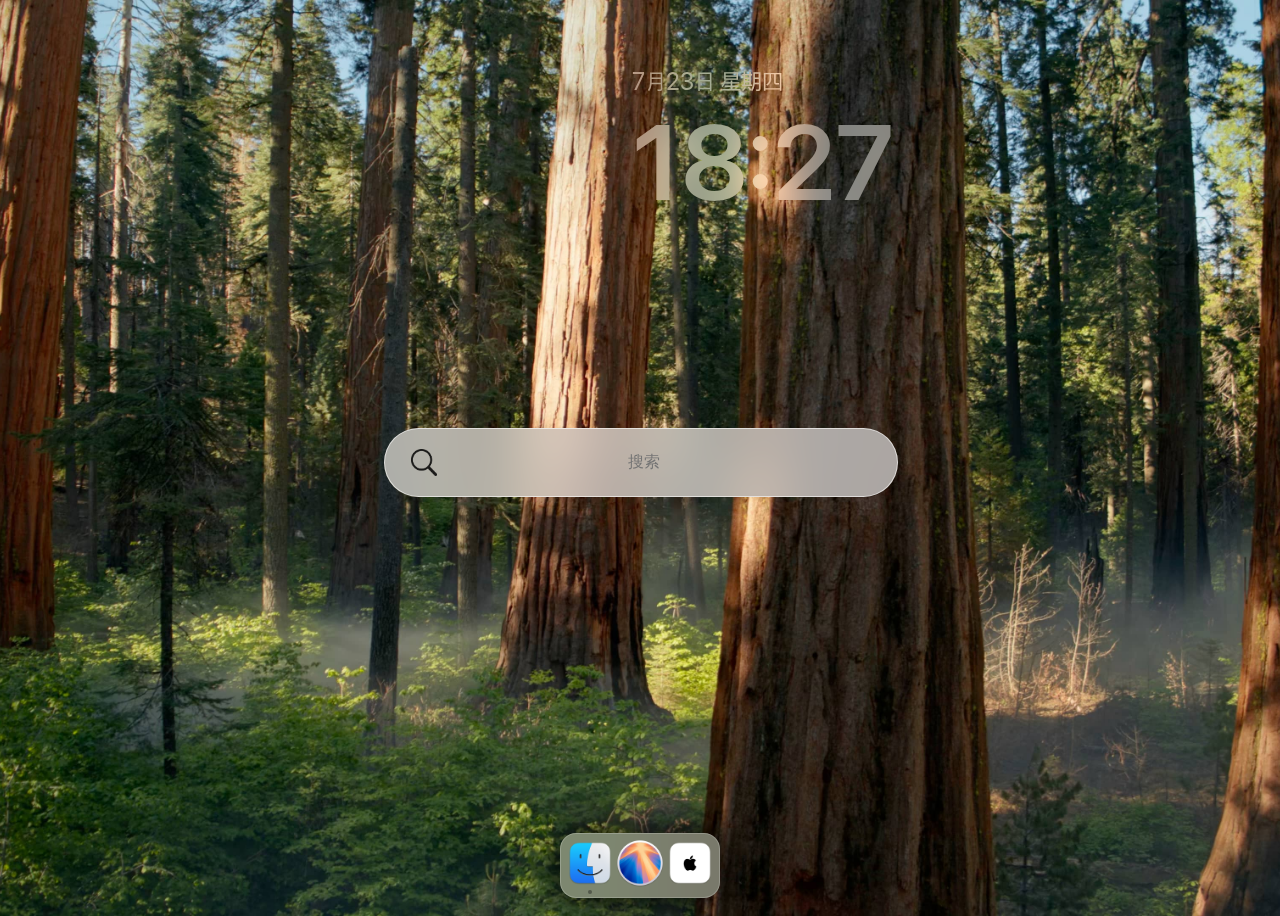
<file: MacWebStart-main/index.html>
<!-- MIT License

Copyright (c) 2025 Meng Xinhong

Permission is hereby granted, free of charge, to any person obtaining a copy
of this software and associated documentation files (the "Software"), to deal
in the Software without restriction, including without limitation the rights
to use, copy, modify, merge, publish, distribute, sublicense, and/or sell
copies of the Software, and to permit persons to whom the Software is
furnished to do so, subject to the following conditions:

The above copyright notice and this permission notice shall be included in all
copies or substantial portions of the Software.

THE SOFTWARE IS PROVIDED "AS IS", WITHOUT WARRANTY OF ANY KIND, EXPRESS OR
IMPLIED, INCLUDING BUT NOT LIMITED TO THE WARRANTIES OF MERCHANTABILITY,
FITNESS FOR A PARTICULAR PURPOSE AND NONINFRINGEMENT. IN NO EVENT SHALL THE
AUTHORS OR COPYRIGHT HOLDERS BE LIABLE FOR ANY CLAIM, DAMAGES OR OTHER
LIABILITY, WHETHER IN AN ACTION OF CONTRACT, TORT OR OTHERWISE, ARISING FROM,
OUT OF OR IN CONNECTION WITH THE SOFTWARE OR THE USE OR OTHER DEALINGS IN THE
SOFTWARE. -->

<!-- MacWebStart - macOS 风格首页 -->
<!-- By CodeCrafter-TL -->

<!DOCTYPE html>
<html lang="en">

<head>
    <meta charset="UTF-8">
    <meta name="viewport" content="width=device-width, initial-scale=1.0">
    <title>Mac Web Start</title>
    <link rel="stylesheet" href="./index.css" />
    <link rel="stylesheet" href="./font.css" />
</head>

<body>
    <p class="time"></p>
    <p class="date"></p>
    <svg height="300" width="1920">
        <defs>
            <clipPath id="timePath">
                <text id="timeText" x="0" y="200" font-size="106px"
                    font-family="'SFPro-Bold', 'PingFang-Bold'">19:54</text>
            </clipPath>
        </defs>
    </svg>
    <svg height="300" width="1920">
        <defs>
            <clipPath id="datePath">
                <text id="dateText" x="0" y="90" font-size="24px">2月23日 星期日</text>
            </clipPath>
        </defs>
    </svg>
    <div class="search">
        <img src="./icon.magnifyingglass.png" />
        <form action="https://cn.bing.com/search" method="get">
            <input type="text" name="q" placeholder="搜索" />
        </form>
    </div>
    <div class="dock">
        <div class="container">
            <img src="./Finder.png" alt="Finder"
                onmousedown="this.style.filter = 'brightness(80%)'"
                onmouseup="this.style.filter = 'brightness(100%)'" />
            <div class="light lighting"></div>
        </div>
        <div class="container">
            <img src="./Sequoia.png" alt="Sequoia"
                target="https://codecrafter-tl.github.io/Webintosh"
                onmousedown="this.style.filter = 'brightness(80%)'"
                onmouseup="this.style.filter = 'brightness(100%)'"
                class="app" />
            <div class="light"></div>
        </div>
        <div class="container">
            <img src="./Apple.png" alt="Apple" target="https://apple.com.cn"
                onmousedown="this.style.filter = 'brightness(80%)'"
                onmouseup="this.style.filter = 'brightness(100%)'"
                class="app" />
            <div class="light"></div>
        </div>
    </div>

    <script src="index.js"></script>
</body>

</html>
</file>
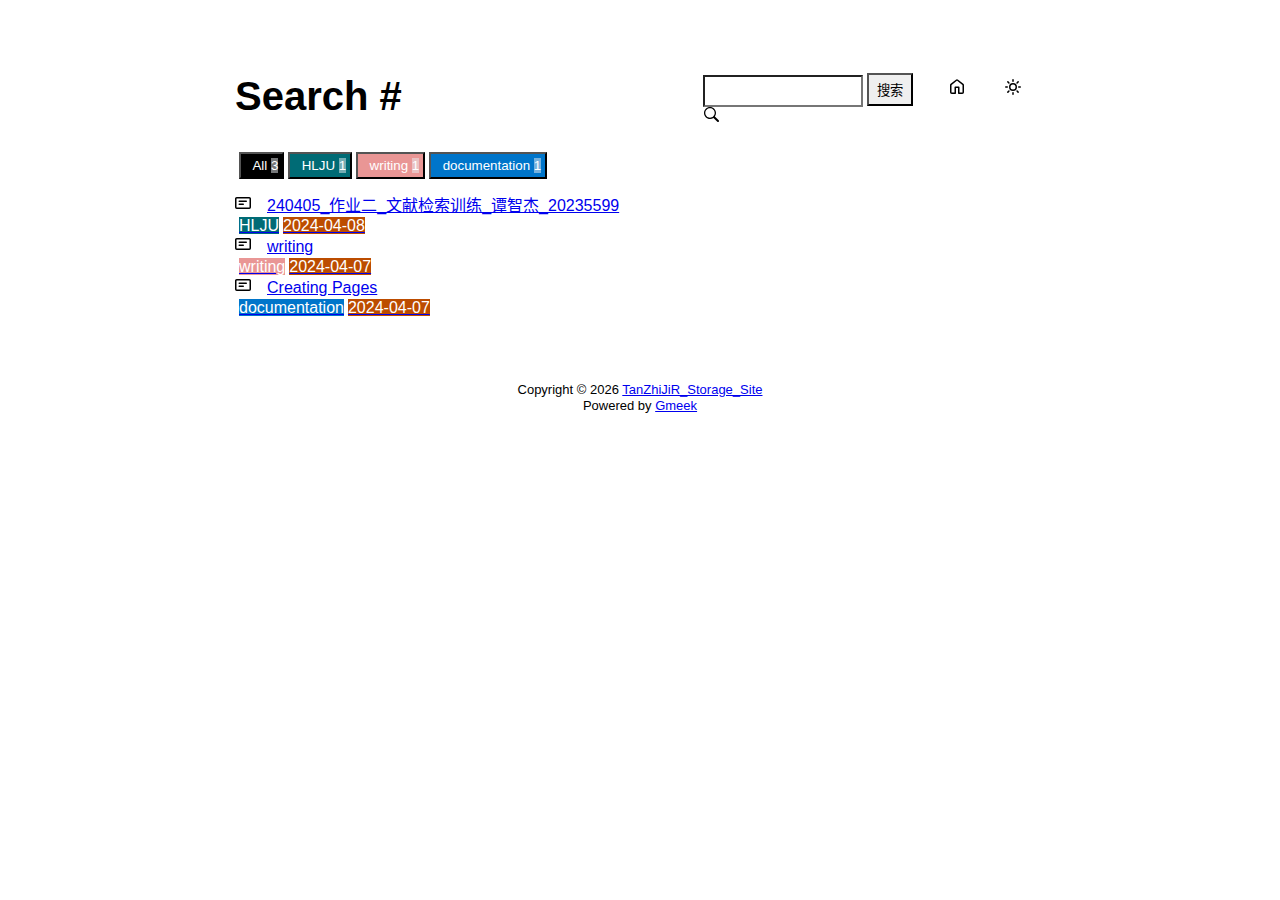
<file: docs/tag.html>
<!DOCTYPE html>
<html data-color-mode="light" data-dark-theme="dark" data-light-theme="light" lang="zh-CN">
<head>
    <meta content="text/html; charset=utf-8" http-equiv="content-type" />
    <meta name="viewport" content="width=device-width,initial-scale=1.0">
    <meta http-equiv="X-UA-Compatible" content="IE=edge">
    <link href='https://mirrors.sustech.edu.cn/cdnjs/ajax/libs/Primer/21.0.7/primer.css' rel='stylesheet' />
    
    <link rel="icon" href=""><script>
        let theme = localStorage.getItem("meek_theme") || "light";
        document.documentElement.setAttribute("data-color-mode", theme);
    </script>
<meta name="description" content="TanZhiJiR_Storage_Site search page">
<title>TanZhiJiR_Storage_Site - Tag</title>

</head>
<style>
body{box-sizing: border-box;min-width: 200px;max-width: 900px;margin: 20px auto;padding: 45px;font-size: 16px;font-family: sans-serif;line-height: 1.25;}
#header{display:flex;padding-bottom:8px;border-bottom: 1px solid var(--borderColor-muted, var(--color-border-muted));margin-bottom: 16px;}
#footer {margin-top:64px; text-align: center;font-size: small;}

</style>

<style>
.tagTitle{margin:auto 0;font-size:40px;font-weight:bold;overflow:hidden;white-space:nowrap;text-overflow:ellipsis;}
.title-right{display:flex;margin:auto 0 0 auto;}
.title-right .circle{padding: 14px 16px;margin-right:8px;}

.subnav-search{width:222px;margin-top:8px;margin-right:8px;}
.subnav-search-input{width:160px;border-top-right-radius:0px;border-bottom-right-radius:0px;}
.subnav-search button{padding:5px 8px;border-top-left-radius:0px;border-bottom-left-radius:0px;}

.SideNav-icon{margin-right:16px}
.Label{color: #fff;margin-left:4px;}
#taglabel .Label {margin-bottom:8px;}
.Counter{color:#fff;background-color:rgba(234, 238, 242, 0.5)}

.genTime{float: right;}
.d-flex{min-width:0;}
.listTitle{overflow:hidden;white-space:nowrap;text-overflow: ellipsis;max-width: 100%;}
.listLabels{white-space:nowrap;}

@media (max-width: 600px) {
    body { padding: 8px;}
    .tagTitle{display:none;}
    .LabelTime{display:none;}
}
</style>


<body>
    <div id="header">
<span class="tagTitle"><span>Loading</span><span class="AnimatedEllipsis"></span></span>
<div class="title-right">
    <div class="subnav-search">
        <input type="search" class="form-control subnav-search-input float-left" aria-label="Search site" value="" style="height:32px;">
        <button class="btn float-left" type="submit" onclick="javascript:searchShow()">搜索</button>
        <svg class="subnav-search-icon octicon octicon-search" width="16" height="16" viewBox="0 0 16 16" aria-hidden="true">
            <path id="searchSVG" fill-rule="evenodd"></path>
        </svg>
    </div>
    <a href="https://tanzhijir-04.github.io" id="buttonHome" class="btn btn-invisible circle" title="首页">
        <svg class="octicon" width="16" height="16">
            <path id="pathHome" fill-rule="evenodd"></path>
        </svg>
    </a>
    <a class="btn btn-invisible circle" onclick="modeSwitch()" title="切换主题">
        <svg class="octicon" width="16" height="16" >
            <path id="themeSwitch" fill-rule="evenodd"></path>
        </svg>
    </a>
</div>
</div>
    <div id="content">
<div id="taglabel" style="margin-bottom:8px;"></div>
<nav class="SideNav"></nav>
<div class="notFind" style="display:none;font-size:24px;margin:8px;">Not Find</div>
</div>
    <div id="footer"><div id="footer1">Copyright © <span id="copyrightYear"></span> <a href="https://tanzhijir-04.github.io">TanZhiJiR_Storage_Site</a></div>
<div id="footer2">
    <span id="runday"></span><span>Powered by <a href="https://meekdai.com/Gmeek.html" target="_blank">Gmeek</a></span>
</div>

<script>
var now=new Date();
document.getElementById("copyrightYear").innerHTML=now.getFullYear();

if(""!=""){
    var startSite=new Date("");
    var diff=now.getTime()-startSite.getTime();
    var diffDay=Math.floor(diff/(1000*60*60*24));
    document.getElementById("runday").innerHTML="网站运行"+diffDay+"天"+" • ";
}
</script></div>
</body>
<script>
var IconList={'sun': 'M8 10.5a2.5 2.5 0 100-5 2.5 2.5 0 000 5zM8 12a4 4 0 100-8 4 4 0 000 8zM8 0a.75.75 0 01.75.75v1.5a.75.75 0 01-1.5 0V.75A.75.75 0 018 0zm0 13a.75.75 0 01.75.75v1.5a.75.75 0 01-1.5 0v-1.5A.75.75 0 018 13zM2.343 2.343a.75.75 0 011.061 0l1.06 1.061a.75.75 0 01-1.06 1.06l-1.06-1.06a.75.75 0 010-1.06zm9.193 9.193a.75.75 0 011.06 0l1.061 1.06a.75.75 0 01-1.06 1.061l-1.061-1.06a.75.75 0 010-1.061zM16 8a.75.75 0 01-.75.75h-1.5a.75.75 0 010-1.5h1.5A.75.75 0 0116 8zM3 8a.75.75 0 01-.75.75H.75a.75.75 0 010-1.5h1.5A.75.75 0 013 8zm10.657-5.657a.75.75 0 010 1.061l-1.061 1.06a.75.75 0 11-1.06-1.06l1.06-1.06a.75.75 0 011.06 0zm-9.193 9.193a.75.75 0 010 1.06l-1.06 1.061a.75.75 0 11-1.061-1.06l1.06-1.061a.75.75 0 011.061 0z', 'moon': 'M9.598 1.591a.75.75 0 01.785-.175 7 7 0 11-8.967 8.967.75.75 0 01.961-.96 5.5 5.5 0 007.046-7.046.75.75 0 01.175-.786zm1.616 1.945a7 7 0 01-7.678 7.678 5.5 5.5 0 107.678-7.678z', 'sync': 'M1.705 8.005a.75.75 0 0 1 .834.656 5.5 5.5 0 0 0 9.592 2.97l-1.204-1.204a.25.25 0 0 1 .177-.427h3.646a.25.25 0 0 1 .25.25v3.646a.25.25 0 0 1-.427.177l-1.38-1.38A7.002 7.002 0 0 1 1.05 8.84a.75.75 0 0 1 .656-.834ZM8 2.5a5.487 5.487 0 0 0-4.131 1.869l1.204 1.204A.25.25 0 0 1 4.896 6H1.25A.25.25 0 0 1 1 5.75V2.104a.25.25 0 0 1 .427-.177l1.38 1.38A7.002 7.002 0 0 1 14.95 7.16a.75.75 0 0 1-1.49.178A5.5 5.5 0 0 0 8 2.5Z', 'home': 'M6.906.664a1.749 1.749 0 0 1 2.187 0l5.25 4.2c.415.332.657.835.657 1.367v7.019A1.75 1.75 0 0 1 13.25 15h-3.5a.75.75 0 0 1-.75-.75V9H7v5.25a.75.75 0 0 1-.75.75h-3.5A1.75 1.75 0 0 1 1 13.25V6.23c0-.531.242-1.034.657-1.366l5.25-4.2Zm1.25 1.171a.25.25 0 0 0-.312 0l-5.25 4.2a.25.25 0 0 0-.094.196v7.019c0 .138.112.25.25.25H5.5V8.25a.75.75 0 0 1 .75-.75h3.5a.75.75 0 0 1 .75.75v5.25h2.75a.25.25 0 0 0 .25-.25V6.23a.25.25 0 0 0-.094-.195Z', 'search': 'M15.7 13.3l-3.81-3.83A5.93 5.93 0 0 0 13 6c0-3.31-2.69-6-6-6S1 2.69 1 6s2.69 6 6 6c1.3 0 2.48-.41 3.47-1.11l3.83 3.81c.19.2.45.3.7.3.25 0 .52-.09.7-.3a.996.996 0 0 0 0-1.41v.01zM7 10.7c-2.59 0-4.7-2.11-4.7-4.7 0-2.59 2.11-4.7 4.7-4.7 2.59 0 4.7 2.11 4.7 4.7 0 2.59-2.11 4.7-4.7 4.7z', 'post': 'M0 3.75C0 2.784.784 2 1.75 2h12.5c.966 0 1.75.784 1.75 1.75v8.5A1.75 1.75 0 0 1 14.25 14H1.75A1.75 1.75 0 0 1 0 12.25Zm1.75-.25a.25.25 0 0 0-.25.25v8.5c0 .138.112.25.25.25h12.5a.25.25 0 0 0 .25-.25v-8.5a.25.25 0 0 0-.25-.25ZM3.5 6.25a.75.75 0 0 1 .75-.75h7a.75.75 0 0 1 0 1.5h-7a.75.75 0 0 1-.75-.75Zm.75 2.25h4a.75.75 0 0 1 0 1.5h-4a.75.75 0 0 1 0-1.5Z'};
var utterancesLoad=0;

let themeSettings={
    "dark": ["dark","moon","#00f0ff","dark-blue"],
    "light": ["light","sun","#ff5000","github-light"],
    "auto": ["auto","sync","","preferred-color-scheme"]
};
function changeTheme(mode, icon, color, utheme){
    document.documentElement.setAttribute("data-color-mode",mode);
    document.getElementById("themeSwitch").setAttribute("d",value=IconList[icon]);
    document.getElementById("themeSwitch").parentNode.style.color=color;
    if(utterancesLoad==1){utterancesTheme(utheme);}
}
function modeSwitch(){
    let currentMode=document.documentElement.getAttribute('data-color-mode');
    let newMode = currentMode === "light" ? "dark" : currentMode === "dark" ? "auto" : "light";
    localStorage.setItem("meek_theme", newMode);
    if(themeSettings[newMode]){
        changeTheme(...themeSettings[newMode]);
    }
}
function utterancesTheme(theme){
    const message={type:'set-theme',theme: theme};
    const iframe=document.getElementsByClassName('utterances-frame')[0];
    iframe.contentWindow.postMessage(message,'https://utteranc.es');
}
if(themeSettings[theme]){changeTheme(...themeSettings[theme]);}
console.log("\n %c Gmeek last https://github.com/Meekdai/Gmeek \n","padding:5px 0;background:#02d81d;color:#fff");
</script>

<script>
document.getElementById("pathHome").setAttribute("d",IconList["home"]);
document.getElementById("searchSVG").setAttribute("d",IconList["search"]);

tagList=[];
labelsCount={};
jsonData='';
let requestJson="postList.json"
let request=new XMLHttpRequest();
request.open("GET",requestJson);
request.responseType='text';
request.send();
request.onload=function(){
    jsonData=JSON.parse(request.response);
    console.log(jsonData);
    showList(labelsCount);
    setClassDisplay(decodeURI(window.location.hash.slice(1)));
}

function showList(labelsCount){
    let SideNav=document.getElementsByClassName("SideNav")[0];
    SideNav.classList.add("border");
    let taglabel=document.getElementById("taglabel");

    jsonData['labelColorDict']["All"]="#000";
    labelsCount["All"]=0;
    for (let key in jsonData) {
        if (key !== 'labelColorDict' && Array.isArray(jsonData[key]['labels'])) {
            labelsCount["All"]++;
            for (let label of jsonData[key]['labels']) {
                labelsCount[label] = (labelsCount[label] || 0) + 1;
            }
        }
    }

    let sortedLabelsList = Object.keys(labelsCount).sort((a, b) => labelsCount[b] - labelsCount[a]);
    for (let label of sortedLabelsList) {
        tagList.push(label);
        let showLabels = document.createElement("button");
        showLabels.setAttribute("class", "Label");
        showLabels.setAttribute("style", "background-color:" + jsonData['labelColorDict'][label]+";padding:4px;");
        showLabels.innerHTML="&nbsp;&nbsp;"+label+" ";
        showLabels.setAttribute("onclick", "javascript:updateShowTag('" + label + "');");

        let LabelNum=document.createElement("span");
        LabelNum.setAttribute("class","Counter");
        LabelNum.innerHTML=labelsCount[label];
        showLabels.appendChild(LabelNum);
        taglabel.appendChild(showLabels);
    }

    for(i in jsonData){
        if(i!='labelColorDict'){
            let div=document.createElement("div");
            div.setAttribute("class","lists "+jsonData[i]['labels'].join(" "));
            let item=document.createElement("a");
            item.setAttribute("class","SideNav-item d-flex flex-items-center flex-justify-between");
            item.setAttribute("href",jsonData[i]['postUrl']);

            let center=document.createElement("div");
            center.setAttribute("class","d-flex flex-items-center");

            svg=document.createElementNS('http://www.w3.org/2000/svg','svg');
            path=document.createElementNS("http://www.w3.org/2000/svg","path"); 
            span=document.createElement("span");
            svg.setAttributeNS(null,"class","SideNav-icon octicon");
            svg.setAttributeNS(null,"style","width:16px;height:16px");
            path.setAttributeNS(null, "d", IconList["post"]);
            svg.appendChild(path);

            let title=document.createElement("span");
            title.setAttribute("class","listTitle");
            title.innerHTML=jsonData[i]['postTitle'];
            center.appendChild(svg);
            center.appendChild(title);

            let listLabels=document.createElement("div");
            listLabels.setAttribute("class","listLabels");
            
            for(label of jsonData[i]['labels']){
                let LabelName=document.createElement("span");
                LabelName.setAttribute("class","Label LabelName");
                LabelName.setAttribute("style","background-color:"+jsonData['labelColorDict'][label]);
                LabelName.innerHTML=label;
                listLabels.appendChild(LabelName);
            }
            let LabelTime=document.createElement("span");
            LabelTime.setAttribute("class","Label LabelTime");
            LabelTime.setAttribute("style","background-color:"+jsonData[i]['dateLabelColor']);
            LabelTime.innerHTML=jsonData[i]['createdDate'];
            listLabels.appendChild(LabelTime);

            item.appendChild(center);
            item.appendChild(listLabels);
            div.appendChild(item);
            SideNav.appendChild(div);
        }
    }
}

function updateShowTag(label){
    if(window.location.hash.slice(1)!=encodeURI(label)){
        window.location.hash="#"+(label);
        setClassDisplay(label);
    }
}

function setClassDisplay(label){
    let lists = document.getElementsByClassName("lists");
    let tagTitle = document.getElementsByClassName("tagTitle")[0];
    tagTitle.innerHTML="Tag #"+label;
    document.title=label+" - TanZhiJiR_Storage_Site";
    document.getElementsByClassName("subnav-search-input")[0].value='';
    if(label=="All"){
        for(let i = 0; i < lists.length; i++){lists[i].style.display='block';}
        document.getElementsByClassName("notFind")[0].style.display='none';
    }
    else if(tagList.indexOf(label)!=-1){
        for(let i = 0; i < lists.length; i++){
            lists[i].style.display='none';
        }

        let labels = document.getElementsByClassName(label);
        for(let i = 0; i < labels.length; i++){
            labels[i].style.display='block';
        }
        document.getElementsByClassName("notFind")[0].style.display='none';
    }
    else{
        document.getElementsByClassName("subnav-search-input")[0].value=label;
        searchShow();
    }
}

function searchShow(){
    let lists = document.getElementsByClassName("lists");
    let tagTitle = document.getElementsByClassName("tagTitle")[0];
    let searchInput = document.getElementsByClassName("subnav-search-input")[0].value;
    tagTitle.innerHTML="Search #"+searchInput;
    if(searchInput==''){document.title="Search - TanZhiJiR_Storage_Site";}
    else{document.title=searchInput+" - TanZhiJiR_Storage_Site";}
    let a=0;
    window.location.hash="#"+(searchInput);
    for(let i = 0; i < lists.length; i++){
        if(lists[i].childNodes[0].childNodes[0].childNodes[1].innerHTML.toUpperCase().indexOf(searchInput.toUpperCase())==-1){lists[i].style.display='none';}
        else{lists[i].style.display='block';a=a+1;}
    }
    if(a==0){
        let notFind=document.getElementsByClassName("notFind")[0];
        notFind.style.display='block';
        notFind.innerHTML='Not Find "'+searchInput+'"';
    }
    else{document.getElementsByClassName("notFind")[0].style.display='none';}
}

</script>

</html>
</file>
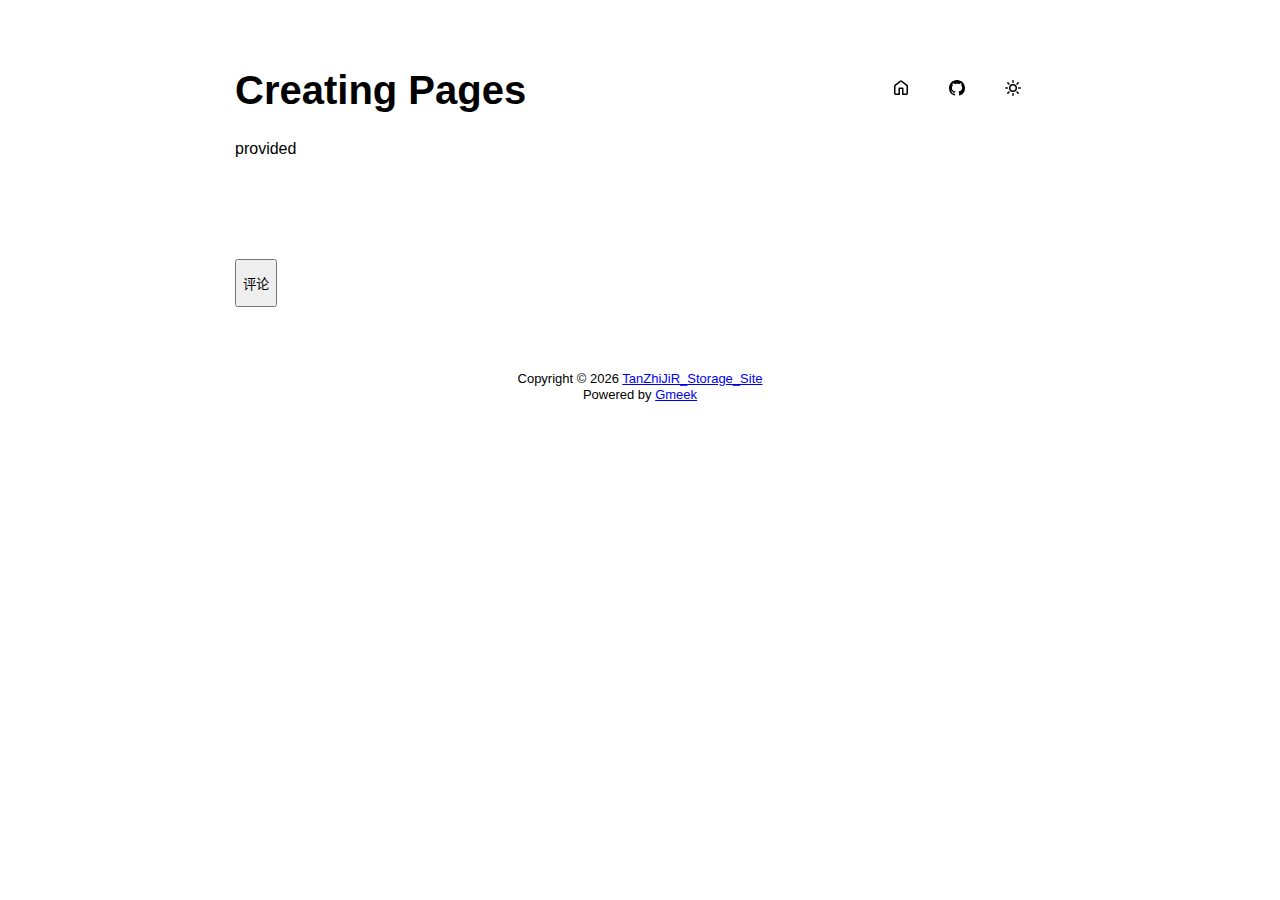
<file: docs/post/Creating Pages.html>
<!DOCTYPE html>
<html data-color-mode="light" data-dark-theme="dark" data-light-theme="light" lang="zh-CN">
<head>
    <meta content="text/html; charset=utf-8" http-equiv="content-type" />
    <meta name="viewport" content="width=device-width,initial-scale=1.0">
    <meta http-equiv="X-UA-Compatible" content="IE=edge">
    <link href='https://mirrors.sustech.edu.cn/cdnjs/ajax/libs/Primer/21.0.7/primer.css' rel='stylesheet' />
    
    <link rel="icon" href=""><script>
        let theme = localStorage.getItem("meek_theme") || "light";
        document.documentElement.setAttribute("data-color-mode", theme);
    </script>
<meta name="description" content="provided。">
<meta property="og:title" content="Creating Pages">
<meta property="og:description" content="provided。">
<meta property="og:type" content="article">
<meta property="og:url" content="https://tanzhijir-04.github.io/post/Creating%20Pages.html">
<meta property="og:image" content="">
<title>Creating Pages</title>



</head>
<style>
body{box-sizing: border-box;min-width: 200px;max-width: 900px;margin: 20px auto;padding: 45px;font-size: 16px;font-family: sans-serif;line-height: 1.25;}
#header{display:flex;padding-bottom:8px;border-bottom: 1px solid var(--borderColor-muted, var(--color-border-muted));margin-bottom: 16px;}
#footer {margin-top:64px; text-align: center;font-size: small;}

</style>

<style>
.postTitle{margin: auto 0;font-size:40px;font-weight:bold;}
.title-right{display:flex;margin:auto 0 0 auto;}
.title-right .circle{padding: 14px 16px;margin-right:8px;}
#postBody{border-bottom: 1px solid var(--color-border-default);padding-bottom:36px;}
#postBody hr{height:2px;}
#cmButton{height:48px;margin-top:48px;}
#comments{margin-top:64px;}
.g-emoji{font-size:24px;}
@media (max-width: 600px) {
    body {padding: 8px;}
    .postTitle{font-size:24px;}
}

</style>




<body>
    <div id="header">
<h1 class="postTitle">Creating Pages</h1>
<div class="title-right">
    <a href="https://tanzhijir-04.github.io" id="buttonHome" class="btn btn-invisible circle" title="首页">
        <svg class="octicon" width="16" height="16">
            <path id="pathHome" fill-rule="evenodd"></path>
        </svg>
    </a>
    
    <a href="https://github.com/tanzhijir-04/tanzhijir-04.github.io/issues/1" target="_blank" class="btn btn-invisible circle" title="Issue">
        <svg class="octicon" width="16" height="16">
            <path id="pathIssue" fill-rule="evenodd"></path>
        </svg>
    </a>
    

    <a class="btn btn-invisible circle" onclick="modeSwitch();" title="切换主题">
        <svg class="octicon" width="16" height="16" >
            <path id="themeSwitch" fill-rule="evenodd"></path>
        </svg>
    </a>

</div>
</div>
    <div id="content">
<div class="markdown-body" id="postBody"><p>provided</p></div>
<div style="font-size:small;margin-top:8px;float:right;"></div>

<button class="btn btn-block" type="button" onclick="openComments()" id="cmButton">评论</button>
<div class="comments" id="comments"></div>

</div>
    <div id="footer"><div id="footer1">Copyright © <span id="copyrightYear"></span> <a href="https://tanzhijir-04.github.io">TanZhiJiR_Storage_Site</a></div>
<div id="footer2">
    <span id="runday"></span><span>Powered by <a href="https://meekdai.com/Gmeek.html" target="_blank">Gmeek</a></span>
</div>

<script>
var now=new Date();
document.getElementById("copyrightYear").innerHTML=now.getFullYear();

if(""!=""){
    var startSite=new Date("");
    var diff=now.getTime()-startSite.getTime();
    var diffDay=Math.floor(diff/(1000*60*60*24));
    document.getElementById("runday").innerHTML="网站运行"+diffDay+"天"+" • ";
}
</script></div>
</body>
<script>
var IconList={'sun': 'M8 10.5a2.5 2.5 0 100-5 2.5 2.5 0 000 5zM8 12a4 4 0 100-8 4 4 0 000 8zM8 0a.75.75 0 01.75.75v1.5a.75.75 0 01-1.5 0V.75A.75.75 0 018 0zm0 13a.75.75 0 01.75.75v1.5a.75.75 0 01-1.5 0v-1.5A.75.75 0 018 13zM2.343 2.343a.75.75 0 011.061 0l1.06 1.061a.75.75 0 01-1.06 1.06l-1.06-1.06a.75.75 0 010-1.06zm9.193 9.193a.75.75 0 011.06 0l1.061 1.06a.75.75 0 01-1.06 1.061l-1.061-1.06a.75.75 0 010-1.061zM16 8a.75.75 0 01-.75.75h-1.5a.75.75 0 010-1.5h1.5A.75.75 0 0116 8zM3 8a.75.75 0 01-.75.75H.75a.75.75 0 010-1.5h1.5A.75.75 0 013 8zm10.657-5.657a.75.75 0 010 1.061l-1.061 1.06a.75.75 0 11-1.06-1.06l1.06-1.06a.75.75 0 011.06 0zm-9.193 9.193a.75.75 0 010 1.06l-1.06 1.061a.75.75 0 11-1.061-1.06l1.06-1.061a.75.75 0 011.061 0z', 'moon': 'M9.598 1.591a.75.75 0 01.785-.175 7 7 0 11-8.967 8.967.75.75 0 01.961-.96 5.5 5.5 0 007.046-7.046.75.75 0 01.175-.786zm1.616 1.945a7 7 0 01-7.678 7.678 5.5 5.5 0 107.678-7.678z', 'sync': 'M1.705 8.005a.75.75 0 0 1 .834.656 5.5 5.5 0 0 0 9.592 2.97l-1.204-1.204a.25.25 0 0 1 .177-.427h3.646a.25.25 0 0 1 .25.25v3.646a.25.25 0 0 1-.427.177l-1.38-1.38A7.002 7.002 0 0 1 1.05 8.84a.75.75 0 0 1 .656-.834ZM8 2.5a5.487 5.487 0 0 0-4.131 1.869l1.204 1.204A.25.25 0 0 1 4.896 6H1.25A.25.25 0 0 1 1 5.75V2.104a.25.25 0 0 1 .427-.177l1.38 1.38A7.002 7.002 0 0 1 14.95 7.16a.75.75 0 0 1-1.49.178A5.5 5.5 0 0 0 8 2.5Z', 'home': 'M6.906.664a1.749 1.749 0 0 1 2.187 0l5.25 4.2c.415.332.657.835.657 1.367v7.019A1.75 1.75 0 0 1 13.25 15h-3.5a.75.75 0 0 1-.75-.75V9H7v5.25a.75.75 0 0 1-.75.75h-3.5A1.75 1.75 0 0 1 1 13.25V6.23c0-.531.242-1.034.657-1.366l5.25-4.2Zm1.25 1.171a.25.25 0 0 0-.312 0l-5.25 4.2a.25.25 0 0 0-.094.196v7.019c0 .138.112.25.25.25H5.5V8.25a.75.75 0 0 1 .75-.75h3.5a.75.75 0 0 1 .75.75v5.25h2.75a.25.25 0 0 0 .25-.25V6.23a.25.25 0 0 0-.094-.195Z', 'github': 'M8 0c4.42 0 8 3.58 8 8a8.013 8.013 0 0 1-5.45 7.59c-.4.08-.55-.17-.55-.38 0-.27.01-1.13.01-2.2 0-.75-.25-1.23-.54-1.48 1.78-.2 3.65-.88 3.65-3.95 0-.88-.31-1.59-.82-2.15.08-.2.36-1.02-.08-2.12 0 0-.67-.22-2.2.82-.64-.18-1.32-.27-2-.27-.68 0-1.36.09-2 .27-1.53-1.03-2.2-.82-2.2-.82-.44 1.1-.16 1.92-.08 2.12-.51.56-.82 1.28-.82 2.15 0 3.06 1.86 3.75 3.64 3.95-.23.2-.44.55-.51 1.07-.46.21-1.61.55-2.33-.66-.15-.24-.6-.83-1.23-.82-.67.01-.27.38.01.53.34.19.73.9.82 1.13.16.45.68 1.31 2.69.94 0 .67.01 1.3.01 1.49 0 .21-.15.45-.55.38A7.995 7.995 0 0 1 0 8c0-4.42 3.58-8 8-8Z'};
var utterancesLoad=0;

let themeSettings={
    "dark": ["dark","moon","#00f0ff","dark-blue"],
    "light": ["light","sun","#ff5000","github-light"],
    "auto": ["auto","sync","","preferred-color-scheme"]
};
function changeTheme(mode, icon, color, utheme){
    document.documentElement.setAttribute("data-color-mode",mode);
    document.getElementById("themeSwitch").setAttribute("d",value=IconList[icon]);
    document.getElementById("themeSwitch").parentNode.style.color=color;
    if(utterancesLoad==1){utterancesTheme(utheme);}
}
function modeSwitch(){
    let currentMode=document.documentElement.getAttribute('data-color-mode');
    let newMode = currentMode === "light" ? "dark" : currentMode === "dark" ? "auto" : "light";
    localStorage.setItem("meek_theme", newMode);
    if(themeSettings[newMode]){
        changeTheme(...themeSettings[newMode]);
    }
}
function utterancesTheme(theme){
    const message={type:'set-theme',theme: theme};
    const iframe=document.getElementsByClassName('utterances-frame')[0];
    iframe.contentWindow.postMessage(message,'https://utteranc.es');
}
if(themeSettings[theme]){changeTheme(...themeSettings[theme]);}
console.log("\n %c Gmeek last https://github.com/Meekdai/Gmeek \n","padding:5px 0;background:#02d81d;color:#fff");
</script>

<script>
document.getElementById("pathHome").setAttribute("d",IconList["home"]);
document.getElementById("pathIssue").setAttribute("d",IconList["github"]);



function openComments(){
    cm=document.getElementById("comments");
    cmButton=document.getElementById("cmButton");
    cmButton.innerHTML="loading";
    span=document.createElement("span");
    span.setAttribute("class","AnimatedEllipsis");
    cmButton.appendChild(span);

    script=document.createElement("script");
    script.setAttribute("src","https://utteranc.es/client.js");
    script.setAttribute("repo","tanzhijir-04/tanzhijir-04.github.io");
    script.setAttribute("issue-term","title");
    
    if(localStorage.getItem("meek_theme")=="dark"){script.setAttribute("theme","dark-blue");}
    else if(localStorage.getItem("meek_theme")=="light") {script.setAttribute("theme","github-light");}
    else{script.setAttribute("theme","preferred-color-scheme");}
    
    script.setAttribute("crossorigin","anonymous");
    script.setAttribute("async","");
    cm.appendChild(script);

    int=self.setInterval("iFrameLoading()",200);
}

function iFrameLoading(){
    var utterances=document.getElementsByClassName('utterances');
    if(utterances.length==1){
        if(utterances[0].style.height!=""){
            utterancesLoad=1;
            int=window.clearInterval(int);
            document.getElementById("cmButton").style.display="none";
            console.log("utterances Load OK");
        }
    }
}



</script>


</html>
</file>
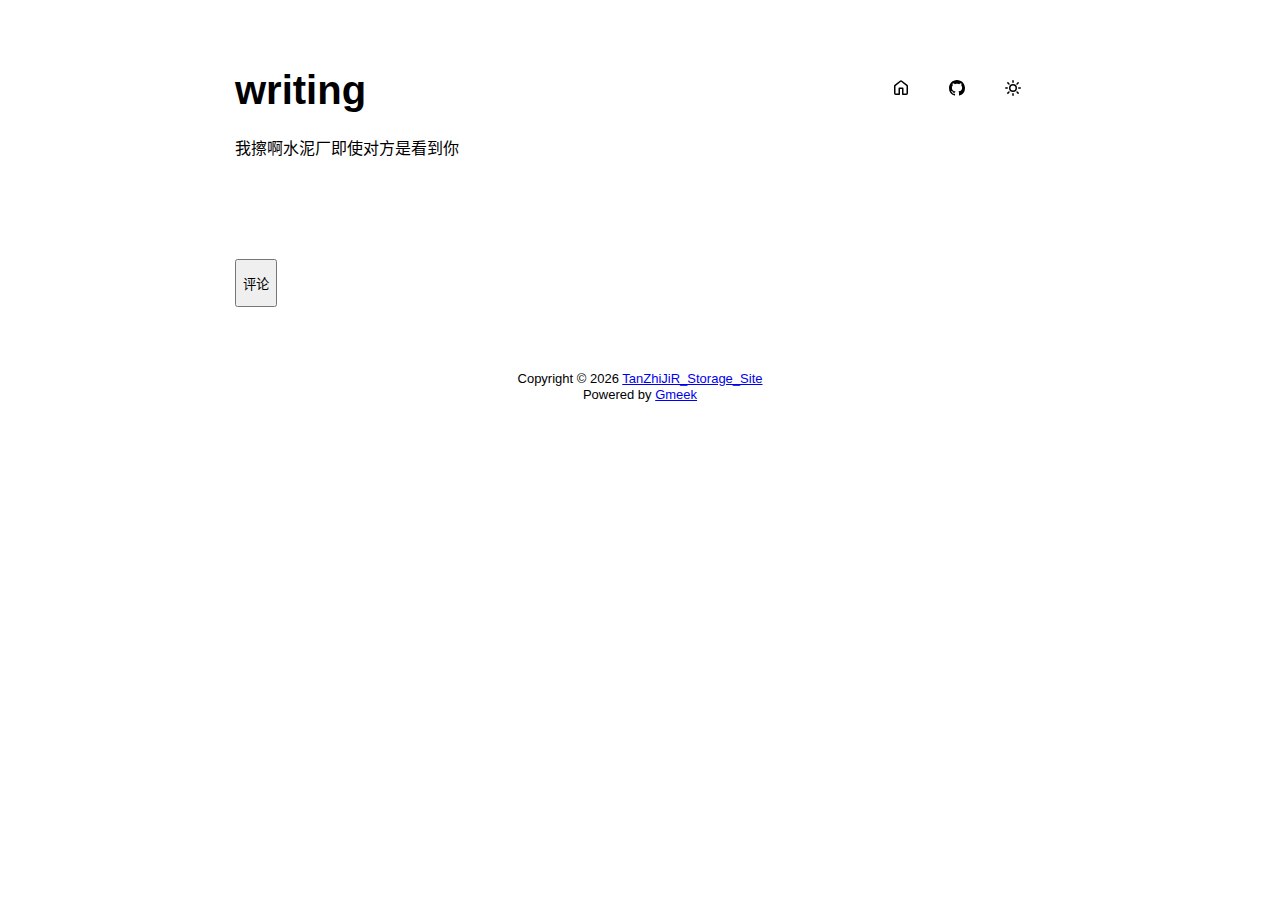
<file: docs/post/writing.html>
<!DOCTYPE html>
<html data-color-mode="light" data-dark-theme="dark" data-light-theme="light" lang="zh-CN">
<head>
    <meta content="text/html; charset=utf-8" http-equiv="content-type" />
    <meta name="viewport" content="width=device-width,initial-scale=1.0">
    <meta http-equiv="X-UA-Compatible" content="IE=edge">
    <link href='https://mirrors.sustech.edu.cn/cdnjs/ajax/libs/Primer/21.0.7/primer.css' rel='stylesheet' />
    
    <link rel="icon" href=""><script>
        let theme = localStorage.getItem("meek_theme") || "light";
        document.documentElement.setAttribute("data-color-mode", theme);
    </script>
<meta name="description" content="我擦啊水泥厂即使对方是看到你。">
<meta property="og:title" content="writing">
<meta property="og:description" content="我擦啊水泥厂即使对方是看到你。">
<meta property="og:type" content="article">
<meta property="og:url" content="https://tanzhijir-04.github.io/post/writing.html">
<meta property="og:image" content="">
<title>writing</title>



</head>
<style>
body{box-sizing: border-box;min-width: 200px;max-width: 900px;margin: 20px auto;padding: 45px;font-size: 16px;font-family: sans-serif;line-height: 1.25;}
#header{display:flex;padding-bottom:8px;border-bottom: 1px solid var(--borderColor-muted, var(--color-border-muted));margin-bottom: 16px;}
#footer {margin-top:64px; text-align: center;font-size: small;}

</style>

<style>
.postTitle{margin: auto 0;font-size:40px;font-weight:bold;}
.title-right{display:flex;margin:auto 0 0 auto;}
.title-right .circle{padding: 14px 16px;margin-right:8px;}
#postBody{border-bottom: 1px solid var(--color-border-default);padding-bottom:36px;}
#postBody hr{height:2px;}
#cmButton{height:48px;margin-top:48px;}
#comments{margin-top:64px;}
.g-emoji{font-size:24px;}
@media (max-width: 600px) {
    body {padding: 8px;}
    .postTitle{font-size:24px;}
}

</style>




<body>
    <div id="header">
<h1 class="postTitle">writing</h1>
<div class="title-right">
    <a href="https://tanzhijir-04.github.io" id="buttonHome" class="btn btn-invisible circle" title="首页">
        <svg class="octicon" width="16" height="16">
            <path id="pathHome" fill-rule="evenodd"></path>
        </svg>
    </a>
    
    <a href="https://github.com/tanzhijir-04/tanzhijir-04.github.io/issues/2" target="_blank" class="btn btn-invisible circle" title="Issue">
        <svg class="octicon" width="16" height="16">
            <path id="pathIssue" fill-rule="evenodd"></path>
        </svg>
    </a>
    

    <a class="btn btn-invisible circle" onclick="modeSwitch();" title="切换主题">
        <svg class="octicon" width="16" height="16" >
            <path id="themeSwitch" fill-rule="evenodd"></path>
        </svg>
    </a>

</div>
</div>
    <div id="content">
<div class="markdown-body" id="postBody"><p>我擦啊水泥厂即使对方是看到你</p></div>
<div style="font-size:small;margin-top:8px;float:right;"></div>

<button class="btn btn-block" type="button" onclick="openComments()" id="cmButton">评论</button>
<div class="comments" id="comments"></div>

</div>
    <div id="footer"><div id="footer1">Copyright © <span id="copyrightYear"></span> <a href="https://tanzhijir-04.github.io">TanZhiJiR_Storage_Site</a></div>
<div id="footer2">
    <span id="runday"></span><span>Powered by <a href="https://meekdai.com/Gmeek.html" target="_blank">Gmeek</a></span>
</div>

<script>
var now=new Date();
document.getElementById("copyrightYear").innerHTML=now.getFullYear();

if(""!=""){
    var startSite=new Date("");
    var diff=now.getTime()-startSite.getTime();
    var diffDay=Math.floor(diff/(1000*60*60*24));
    document.getElementById("runday").innerHTML="网站运行"+diffDay+"天"+" • ";
}
</script></div>
</body>
<script>
var IconList={'sun': 'M8 10.5a2.5 2.5 0 100-5 2.5 2.5 0 000 5zM8 12a4 4 0 100-8 4 4 0 000 8zM8 0a.75.75 0 01.75.75v1.5a.75.75 0 01-1.5 0V.75A.75.75 0 018 0zm0 13a.75.75 0 01.75.75v1.5a.75.75 0 01-1.5 0v-1.5A.75.75 0 018 13zM2.343 2.343a.75.75 0 011.061 0l1.06 1.061a.75.75 0 01-1.06 1.06l-1.06-1.06a.75.75 0 010-1.06zm9.193 9.193a.75.75 0 011.06 0l1.061 1.06a.75.75 0 01-1.06 1.061l-1.061-1.06a.75.75 0 010-1.061zM16 8a.75.75 0 01-.75.75h-1.5a.75.75 0 010-1.5h1.5A.75.75 0 0116 8zM3 8a.75.75 0 01-.75.75H.75a.75.75 0 010-1.5h1.5A.75.75 0 013 8zm10.657-5.657a.75.75 0 010 1.061l-1.061 1.06a.75.75 0 11-1.06-1.06l1.06-1.06a.75.75 0 011.06 0zm-9.193 9.193a.75.75 0 010 1.06l-1.06 1.061a.75.75 0 11-1.061-1.06l1.06-1.061a.75.75 0 011.061 0z', 'moon': 'M9.598 1.591a.75.75 0 01.785-.175 7 7 0 11-8.967 8.967.75.75 0 01.961-.96 5.5 5.5 0 007.046-7.046.75.75 0 01.175-.786zm1.616 1.945a7 7 0 01-7.678 7.678 5.5 5.5 0 107.678-7.678z', 'sync': 'M1.705 8.005a.75.75 0 0 1 .834.656 5.5 5.5 0 0 0 9.592 2.97l-1.204-1.204a.25.25 0 0 1 .177-.427h3.646a.25.25 0 0 1 .25.25v3.646a.25.25 0 0 1-.427.177l-1.38-1.38A7.002 7.002 0 0 1 1.05 8.84a.75.75 0 0 1 .656-.834ZM8 2.5a5.487 5.487 0 0 0-4.131 1.869l1.204 1.204A.25.25 0 0 1 4.896 6H1.25A.25.25 0 0 1 1 5.75V2.104a.25.25 0 0 1 .427-.177l1.38 1.38A7.002 7.002 0 0 1 14.95 7.16a.75.75 0 0 1-1.49.178A5.5 5.5 0 0 0 8 2.5Z', 'home': 'M6.906.664a1.749 1.749 0 0 1 2.187 0l5.25 4.2c.415.332.657.835.657 1.367v7.019A1.75 1.75 0 0 1 13.25 15h-3.5a.75.75 0 0 1-.75-.75V9H7v5.25a.75.75 0 0 1-.75.75h-3.5A1.75 1.75 0 0 1 1 13.25V6.23c0-.531.242-1.034.657-1.366l5.25-4.2Zm1.25 1.171a.25.25 0 0 0-.312 0l-5.25 4.2a.25.25 0 0 0-.094.196v7.019c0 .138.112.25.25.25H5.5V8.25a.75.75 0 0 1 .75-.75h3.5a.75.75 0 0 1 .75.75v5.25h2.75a.25.25 0 0 0 .25-.25V6.23a.25.25 0 0 0-.094-.195Z', 'github': 'M8 0c4.42 0 8 3.58 8 8a8.013 8.013 0 0 1-5.45 7.59c-.4.08-.55-.17-.55-.38 0-.27.01-1.13.01-2.2 0-.75-.25-1.23-.54-1.48 1.78-.2 3.65-.88 3.65-3.95 0-.88-.31-1.59-.82-2.15.08-.2.36-1.02-.08-2.12 0 0-.67-.22-2.2.82-.64-.18-1.32-.27-2-.27-.68 0-1.36.09-2 .27-1.53-1.03-2.2-.82-2.2-.82-.44 1.1-.16 1.92-.08 2.12-.51.56-.82 1.28-.82 2.15 0 3.06 1.86 3.75 3.64 3.95-.23.2-.44.55-.51 1.07-.46.21-1.61.55-2.33-.66-.15-.24-.6-.83-1.23-.82-.67.01-.27.38.01.53.34.19.73.9.82 1.13.16.45.68 1.31 2.69.94 0 .67.01 1.3.01 1.49 0 .21-.15.45-.55.38A7.995 7.995 0 0 1 0 8c0-4.42 3.58-8 8-8Z'};
var utterancesLoad=0;

let themeSettings={
    "dark": ["dark","moon","#00f0ff","dark-blue"],
    "light": ["light","sun","#ff5000","github-light"],
    "auto": ["auto","sync","","preferred-color-scheme"]
};
function changeTheme(mode, icon, color, utheme){
    document.documentElement.setAttribute("data-color-mode",mode);
    document.getElementById("themeSwitch").setAttribute("d",value=IconList[icon]);
    document.getElementById("themeSwitch").parentNode.style.color=color;
    if(utterancesLoad==1){utterancesTheme(utheme);}
}
function modeSwitch(){
    let currentMode=document.documentElement.getAttribute('data-color-mode');
    let newMode = currentMode === "light" ? "dark" : currentMode === "dark" ? "auto" : "light";
    localStorage.setItem("meek_theme", newMode);
    if(themeSettings[newMode]){
        changeTheme(...themeSettings[newMode]);
    }
}
function utterancesTheme(theme){
    const message={type:'set-theme',theme: theme};
    const iframe=document.getElementsByClassName('utterances-frame')[0];
    iframe.contentWindow.postMessage(message,'https://utteranc.es');
}
if(themeSettings[theme]){changeTheme(...themeSettings[theme]);}
console.log("\n %c Gmeek last https://github.com/Meekdai/Gmeek \n","padding:5px 0;background:#02d81d;color:#fff");
</script>

<script>
document.getElementById("pathHome").setAttribute("d",IconList["home"]);
document.getElementById("pathIssue").setAttribute("d",IconList["github"]);



function openComments(){
    cm=document.getElementById("comments");
    cmButton=document.getElementById("cmButton");
    cmButton.innerHTML="loading";
    span=document.createElement("span");
    span.setAttribute("class","AnimatedEllipsis");
    cmButton.appendChild(span);

    script=document.createElement("script");
    script.setAttribute("src","https://utteranc.es/client.js");
    script.setAttribute("repo","tanzhijir-04/tanzhijir-04.github.io");
    script.setAttribute("issue-term","title");
    
    if(localStorage.getItem("meek_theme")=="dark"){script.setAttribute("theme","dark-blue");}
    else if(localStorage.getItem("meek_theme")=="light") {script.setAttribute("theme","github-light");}
    else{script.setAttribute("theme","preferred-color-scheme");}
    
    script.setAttribute("crossorigin","anonymous");
    script.setAttribute("async","");
    cm.appendChild(script);

    int=self.setInterval("iFrameLoading()",200);
}

function iFrameLoading(){
    var utterances=document.getElementsByClassName('utterances');
    if(utterances.length==1){
        if(utterances[0].style.height!=""){
            utterancesLoad=1;
            int=window.clearInterval(int);
            document.getElementById("cmButton").style.display="none";
            console.log("utterances Load OK");
        }
    }
}



</script>


</html>
</file>
<file: MacWebStart-main/index.css>
body {
    height: 100vh;
    overflow: hidden;
    display: flex;
    align-items: center;
    justify-content: center;
    background-image: url(./Wallpaper.png);
    background-size: cover;
    background-position: center;
    background-repeat: no-repeat;
}

@keyframes loading {
    0% {
        transform: translateY(0);
    }

    25% {
        transform: translateY(-25%);
    }

    50% {
        transform: translateY(0);
    }

    75% {
        transform: translateY(-25%);
    }

    100% {
        transform: translateY(0);
    }
}

.search {
    display: flex;
    width: 40%;
    height: 7.5%;
    background: #fff9;
    backdrop-filter: blur(30px);
    -webkit-backdrop-filter: blur(30px);
    position: absolute;
    top: 47.5%;
    left: 30%;
    border-radius: 1000px;
    border: solid 0.6px #fff9;
    align-items: center;
}

.search img {
    width: auto;
    height: 40%;
    margin-left: 5%;
}

.search form {
    width: 100%;
    margin-right: 10%;
}

.search input {
    text-align: center;
    width: 100%;
    /* margin-right: 10%; */
    background: transparent;
    box-shadow: none;
    border: none;
    outline: none;
    font-size: 16px;
}

.search input::placeholder {
    font-size: 16px;
}

.dock {
    position: absolute;
    width: auto;
    height: auto;
    border-radius: 16px;
    background: #f6f6f658;
    backdrop-filter: blur(50px);
    -webkit-backdrop-filter: blur(50px);
    border: 0.4px solid rgba(255, 255, 255, 0.2);
    box-shadow: 0 0 36px #000;
    padding: 4px;
    padding-bottom: 3px;
    bottom: 2.5px;
    display: inline-flex;
    justify-content: center;
    align-items: center;
    transform: translateY(120%);
    transition: transform 0.6s ease-out, scale 0.2s ease, bottom 0.2s ease;
}

.dock .container {
    width: auto;
    height: auto;
    display: inline-flex;
    flex-direction: column;
    align-items: center;
    justify-content: center;
}

.dock .container .light {
    width: 4px;
    height: 4px;
    border-radius: 50%;
    background: #141414;
    opacity: 0;
    margin-top: 2px;
}

.dock .container .light.lighting {
    opacity: 0.4;
}

.dock img {
    width: 50px;
    height: 50px;
}

p {
    margin: 0;
}

.time {
    position: absolute;
    top: 0px;
    left: 0px;
    bottom: 0px;
    right: 0px;
    clip-path: url(#timePath);
    background: rgba(255, 255, 255, 0.4);
    backdrop-filter: blur(15px);
    -webkit-backdrop-filter: blur(15px);
    filter: brightness(150%);
    -webkit-filter: brightness(150%);
    font-family: 'SFPro-Regular', 'PingFang-Regular';
}

.date {
    position: absolute;
    top: 0px;
    left: 0px;
    bottom: 0px;
    right: 0px;
    clip-path: url(#datePath);
    background: rgba(255, 255, 255, 0.4);
    backdrop-filter: blur(15px);
    -webkit-backdrop-filter: blur(15px);
    filter: brightness(150%);
    -webkit-filter: brightness(150%);
    font-family: 'SFPro-Regular', 'PingFang-Regular';
}
</file>
<file: MacWebStart-main/font.css>
@font-face {
    src: url(./sf-pro-display_regular.woff2);
    font-family: 'SFPro-Regular';
}

@font-face {
    src: url(./PingFangSC-Regular.woff2);
    font-family: 'PingFang-Regular';
}

@font-face {
    src: url(./sf-pro-display_semibold.woff2);
    font-family: 'SFPro-Bold';
}

@font-face {
    src: url(..//fonts/PingFangSC-Semibold.woff2);
    font-family: 'PingFang-Bold';
}

@font-face {
    src: url(./PingFangSC-Light.woff2);
    font-family: 'PingFang-Light';
}

body {
    font-family: 'SFPro-Regular', 'PingFang-Regular';
}
</file>
